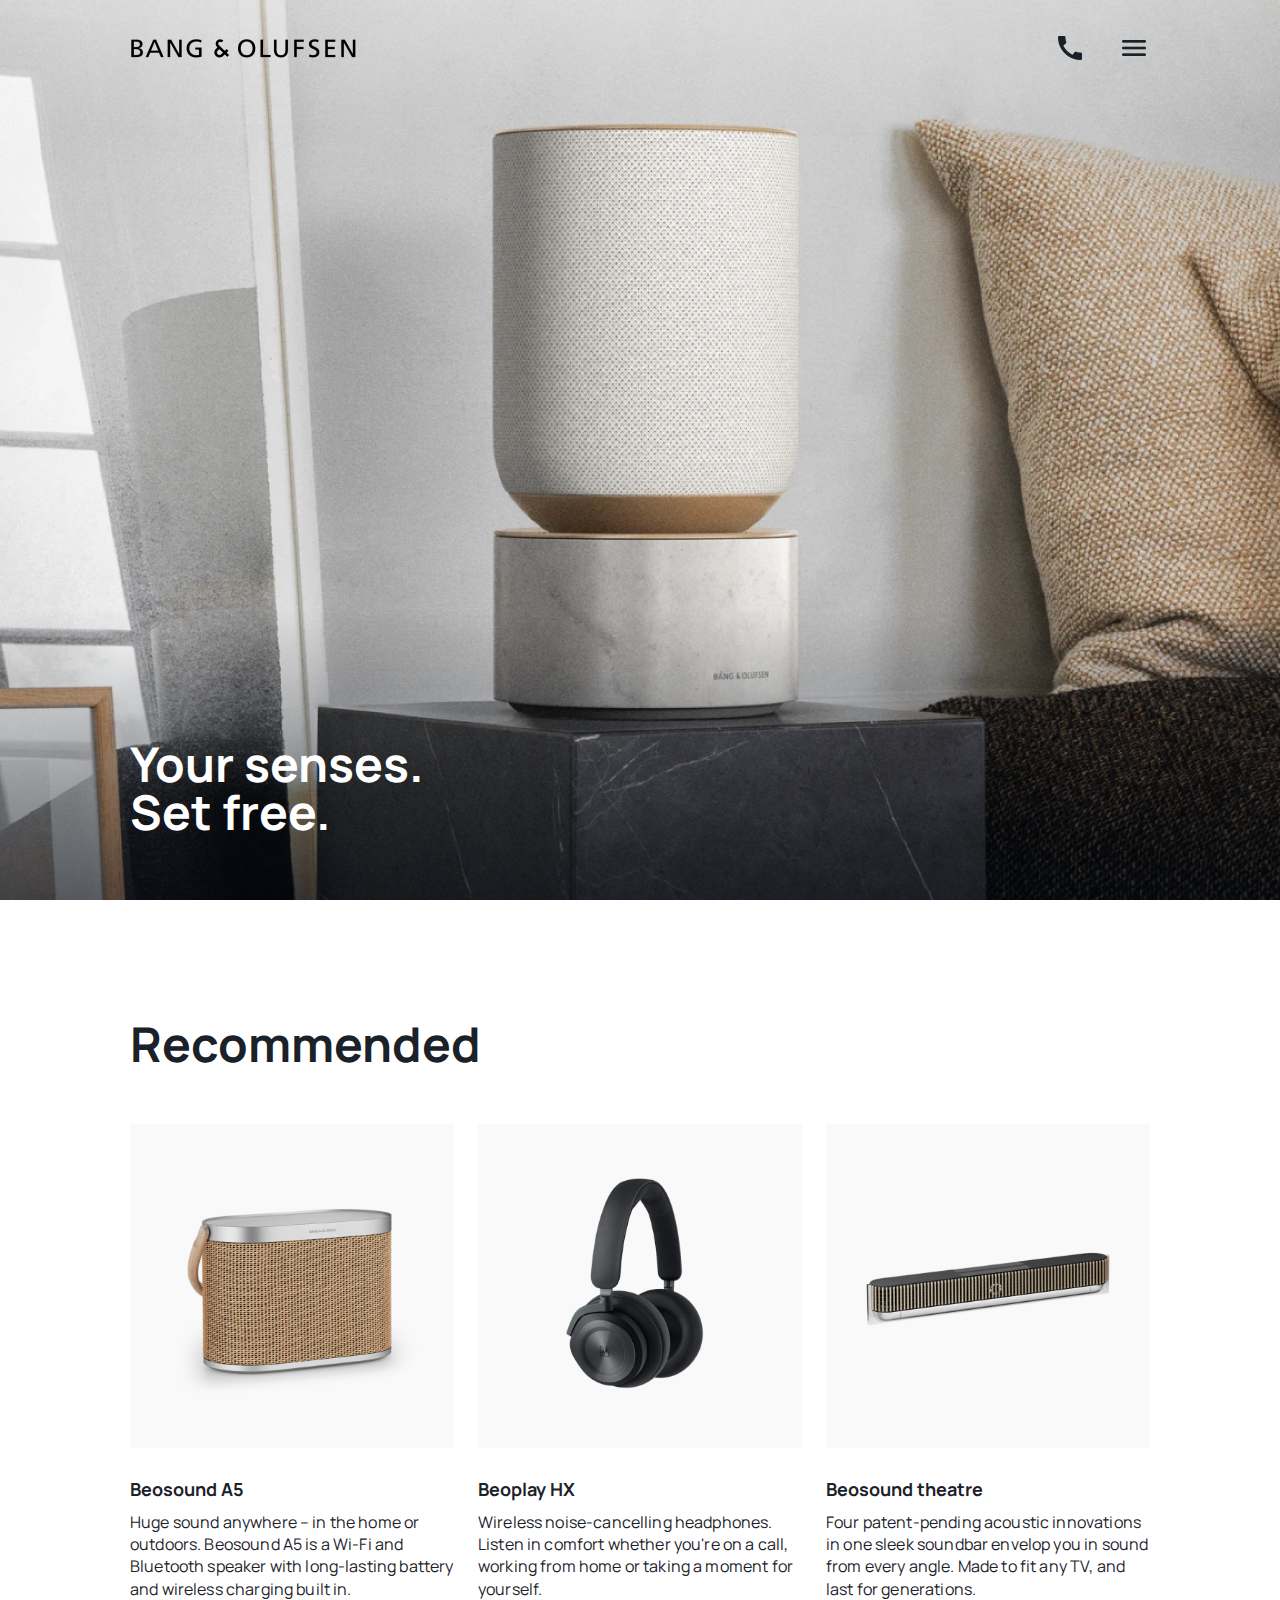
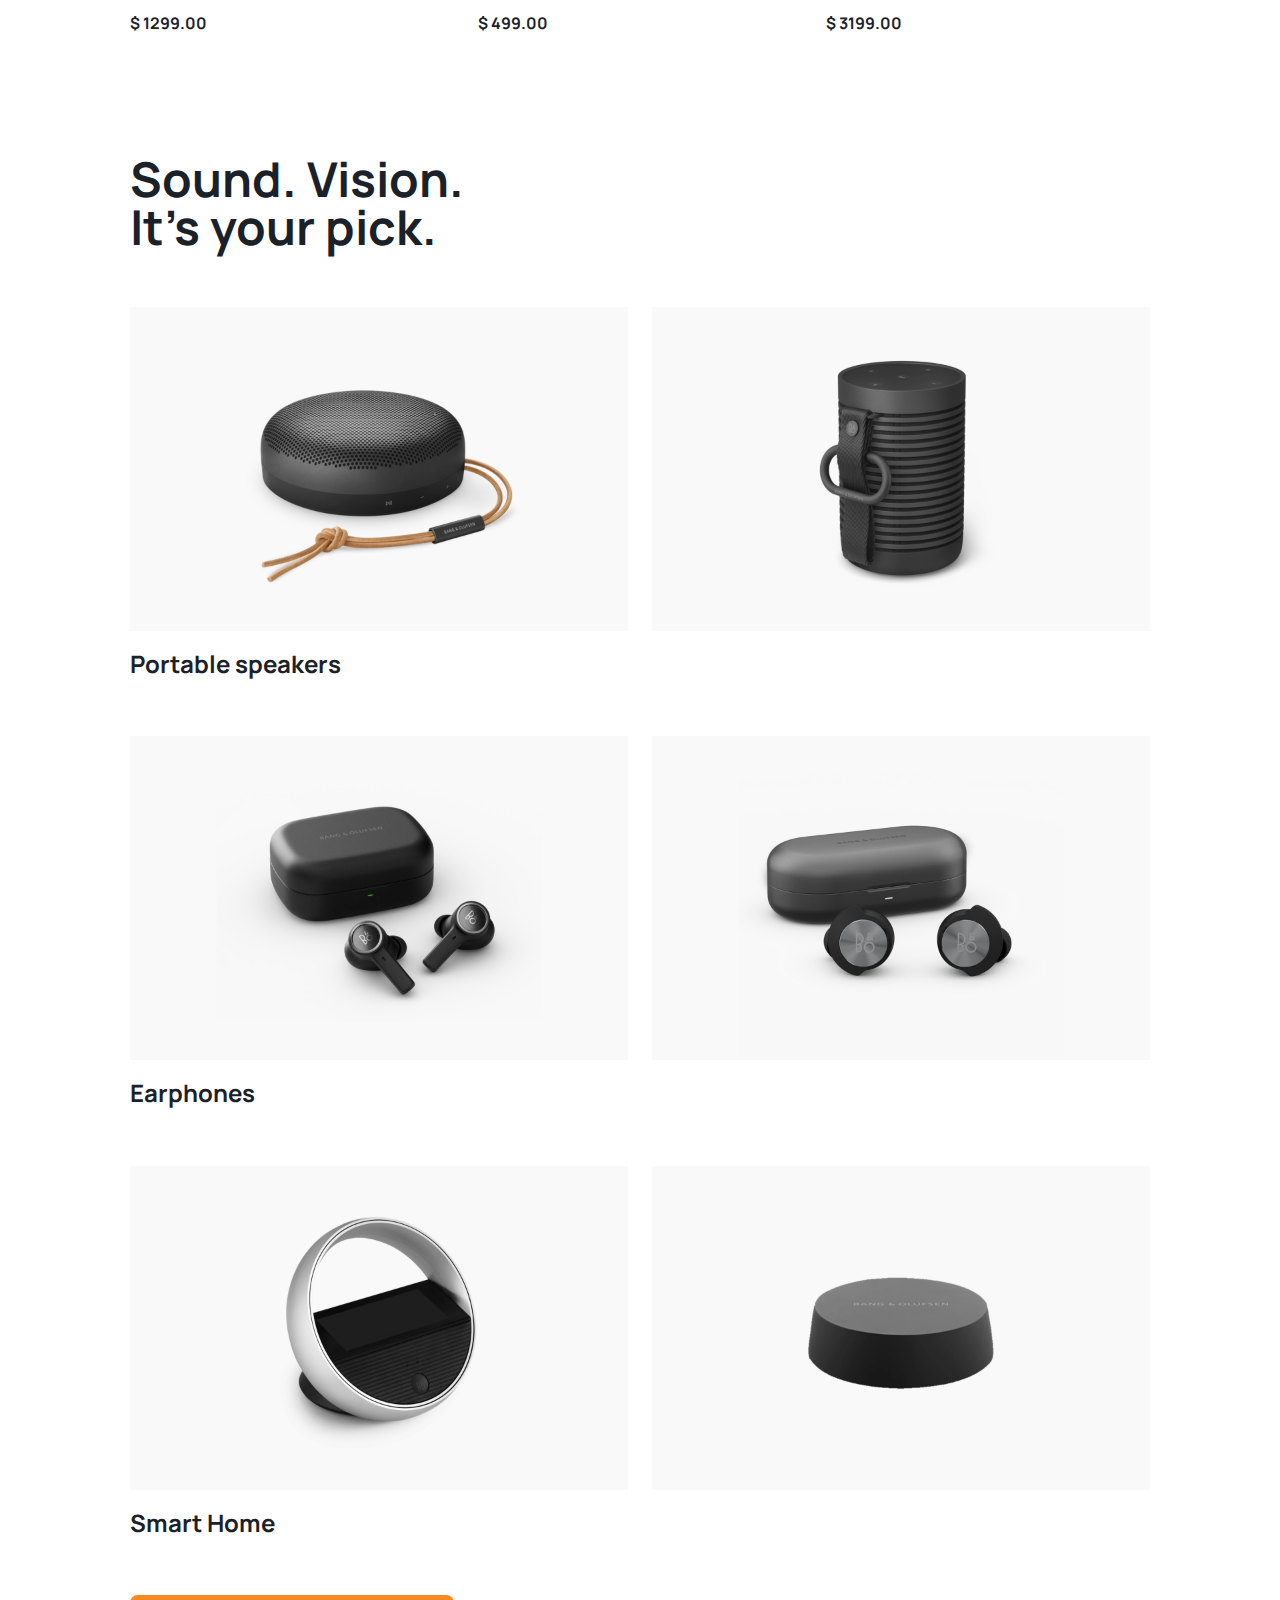
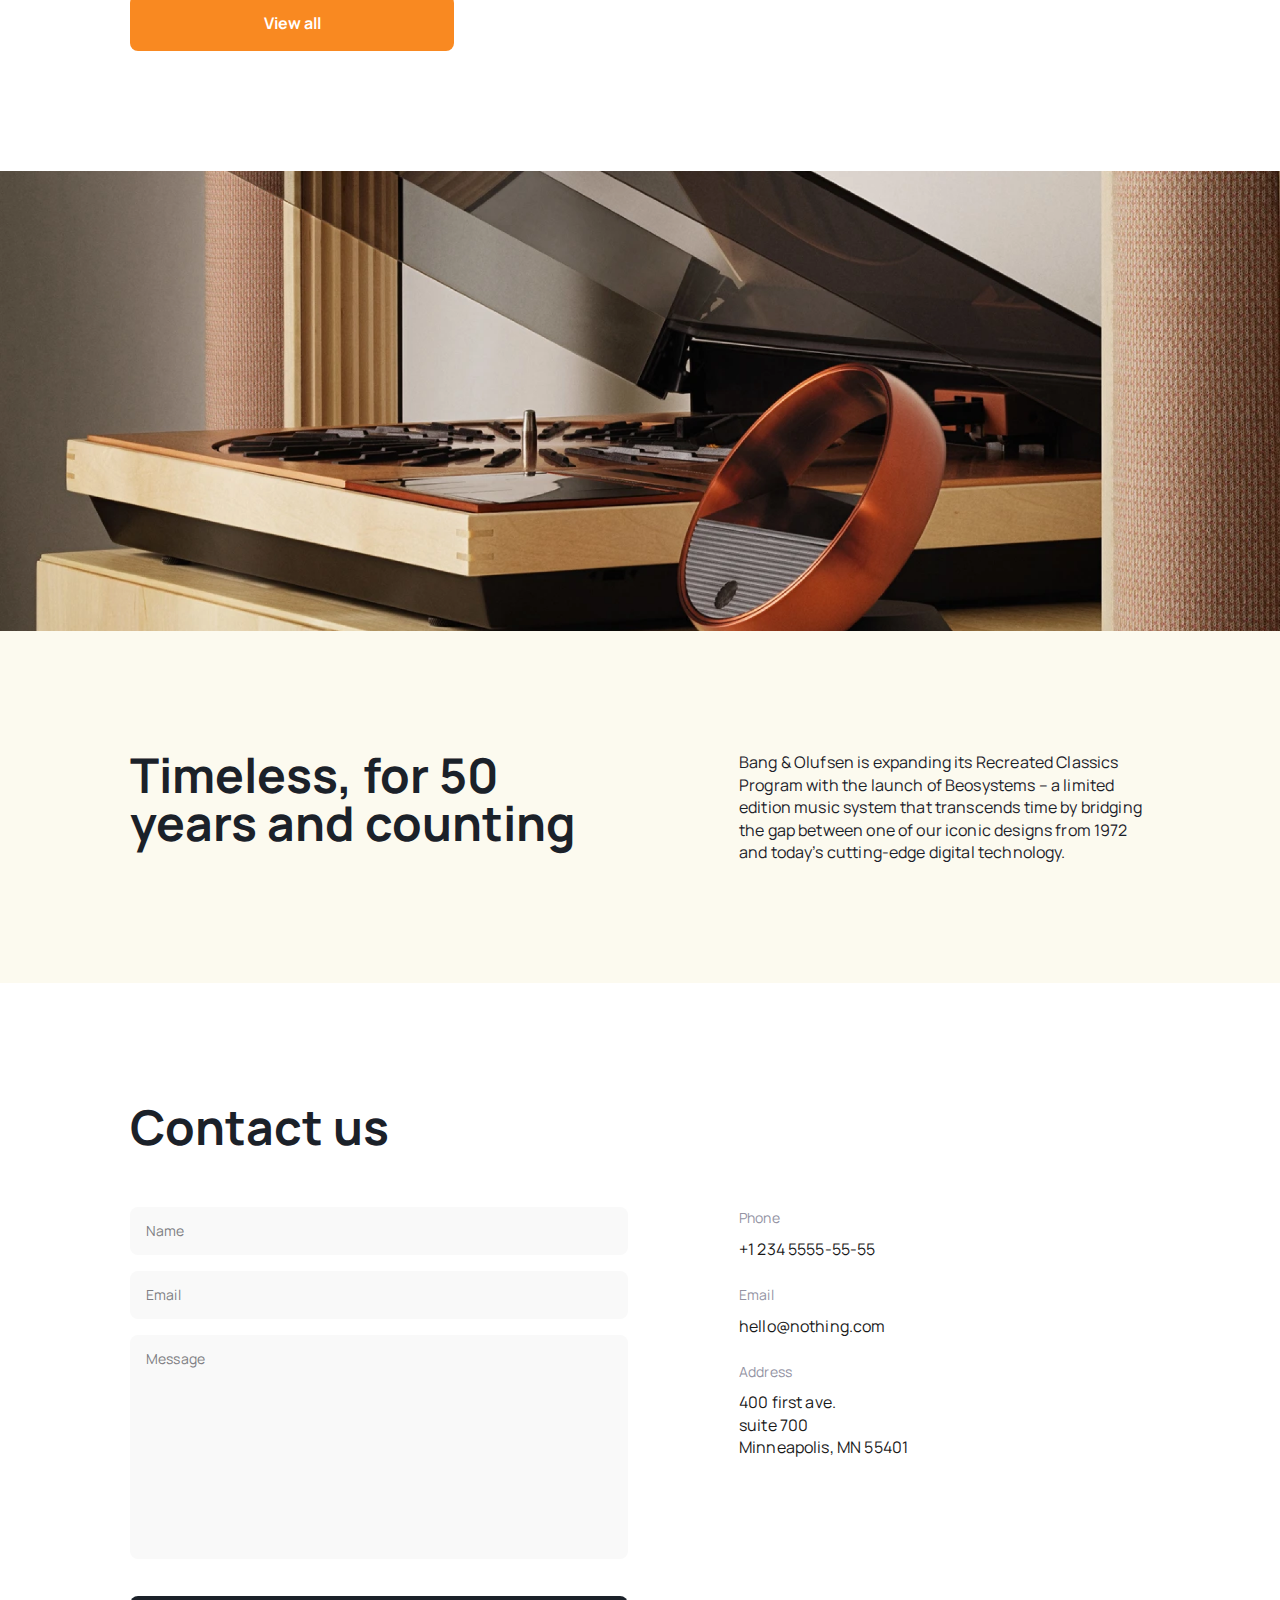
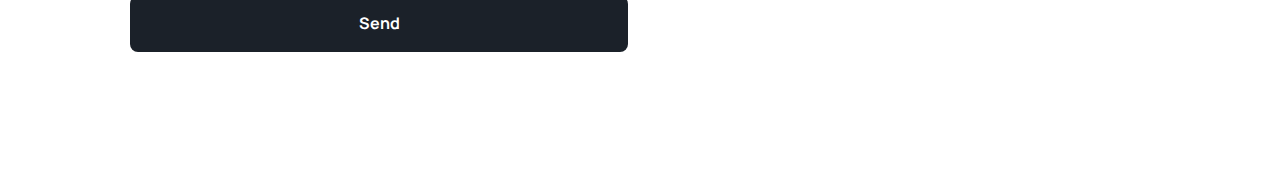
<file: index.html>
<!DOCTYPE html><html lang="en" class="page"><head><meta charset="utf-8"><meta name="viewport" content="width=device-width, initial-scale=1.0"><title>B&O</title><link rel="icon" href="logo.825bc023.png"><link rel="stylesheet" href="index.2afa47af.css"><link rel="preconnect" href="https://fonts.googleapis.com"><link rel="preconnect" href="https://fonts.gstatic.com" crossorigin><link href="https://fonts.googleapis.com/css2?family=Inter:wght@400;700&family=Manrope:wght@400;700&display=swap" rel="stylesheet"><script src="index.cabb280d.js" defer></script></head><body class="page__body"> <header class="header"> <div class="container"> <div class="header__content"> <div class="top-bar"> <a href="#" class="top-bar__logo-link"> <img src="logo.825bc023.png" alt="B&O logo" class="top-bar__logo"> </a> <div class="top-bar__icons"> <a href="tel:+123455555555" class="icon icon--phone"></a> <a href="#menu" class="icon icon--menu"></a> </div> </div> <div class="header__bottom"> <h1 class="header__title"> Your senses. <br> Set free. </h1> </div> </div> </div> </header> <aside class="menu page__menu" id="menu"> <div class="container"> <div class="menu__top top-bar"> <a href="#" class="top-bar__logo-link"> <img src="logo.825bc023.png" alt="B&O logo" class="top-bar__logo"> </a> <a href="#" class="icon icon--close"></a> </div> <div class="menu__bottom"> <nav class="menu__nav nav"> <ul class="nav__list"> <li class="nav__item"> <a class="nav__link" href="#recommended">Recommended</a> </li> <li class="nav__item"> <a class="nav__link" href="#categories">Categories</a> </li> <li class="nav__item"> <a class="nav__link" href="#about">About Us</a> </li> <li class="nav__item"> <a class="nav__link" href="#contacts">Contact Us</a> </li> </ul> </nav> <div class="menu__contacts"> <a href="tel:+123455555555" class="menu__phone">+1 234 5555-55-55</a> <a href="tel:+123455555555" class="menu__phone">call to order</a> </div> </div> </div> </aside> <main class="main"> <div class="main__content"> <div class="container"> <section class="recommended" id="recommended"> <h2 class="section-title">Recommended</h2> <div class="recommended__products"> <article class="product recommended__product"> <a href="#" class="product__card"> <img src="Beosound%20A5.b6e4998e.png" alt="Beosound A5. Wi-Fi and Bluetooth speaker" class="product__photo"> <h3 class="product__title">Beosound A5</h3> <p class="product__desc">Huge sound anywhere – in the home or outdoors. Beosound A5 is a Wi-Fi and Bluetooth speaker with long-lasting battery and wireless charging built in.</p> <p class="product__price">$ 1299.00</p> </a> </article> <article class="product recommended__product"> <a href="#" class="product__card"> <img src="Beoplay%20HX.4b5cb575.png" alt="Beoplay HX. Wireless noise-cancelling headphones" class="product__photo"> <h3 class="product__title">Beoplay HX</h3> <p class="product__desc">Wireless noise-cancelling headphones. Listen in comfort whether you're on a call, working from home or taking a moment for yourself.</p> <p class="product__price">$ 499.00</p> </a> </article> <article class="product recommended__product"> <a href="#" class="product__card"> <img src="Beosound%20theatre.2de1561c.png" alt="Beosound theatre. The soundbar with four patent-pending acoustic innovations" class="product__photo"> <h3 class="product__title">Beosound theatre</h3> <p class="product__desc">Four patent-pending acoustic innovations in one sleek soundbar envelop you in sound from every angle. Made to fit any TV, and last for generations.</p> <p class="product__price">$ 3199.00</p> </a> </article> </div> </section> </div> <div class="container"> <section class="categories" id="categories"> <h2 class="section-title"> Sound. Vision. <br> It’s your pick. </h2> <div class="categories__wrapper"> <article class="category"> <div class="category__products"> <a href="#" class="category__product-link"> <img src="Portable%20speaker%20M1.81c63e0e.png" alt="Portable speaker Model 1" class="category__photo"> </a> <a href="#" class="category__product-link"> <img src="Portable%20speaker%20M2.54efadee.png" alt="Portable speaker Model 2" class="category__photo"> </a> </div> <h3 class="category__title">Portable speakers</h3> </article> <article class="category"> <div class="category__products"> <a href="#" class="category__product-link"> <img src="Earphones%20M1.e325211f.png" alt="Earphones Model 1" class="category__photo"> </a> <a href="#" class="category__product-link"> <img src="Earphones%20M2.24fb197a.png" alt="Earphones Model 2" class="category__photo"> </a> </div> <h3 class="category__title">Earphones</h3> </article> <article class="category"> <div class="category__products"> <a href="#" class="category__product-link"> <img src="Smart%20Home%20M1.2a2153b4.png" alt="Smart Home Model 1" class="category__photo"> </a> <a href="#" class="category__product-link"> <img src="Smart%20Home%20M2.cb19d3d4.png" alt="Smart Home Model 2" class="category__photo"> </a> </div> <h3 class="category__title">Smart Home</h3> </article> <a href="#" class="btn btn--content btn--fixed"> View all </a> </div> </section> </div> <section class="about" id="about"> <div class="about__bg-img"></div> <div class="about__content container"> <h2 class="about__title section-title section-title--left"> Timeless, for 50 years and counting </h2> <p class="about__description"> Bang & Olufsen is expanding its Recreated Classics Program with the launch of Beosystems – a limited edition music system that transcends time by bridging the gap between one of our iconic designs from 1972 and today’s cutting-edge digital technology. </p> </div> </section> <div class="container"> <section class="contacts" id="contacts"> <h2 class="section-title">Contact us</h2> <div class="contacts__content"> <form action="#" method="post" class="contacts__form form" onsubmit="this.reset(); return false;"> <div class="form__fields"> <input type="text" name="name" placeholder="Name" class="form__field" pattern="[A-Za-z0-9 ]*" title="Please use spaces, latin letters, and numbers only" required> <input type="email" placeholder="Email" class="form__field" name="email" required> <textarea cols="30" rows="10" placeholder="Message" class="form__field" required></textarea> </div> <button class="btn btn--form"> Send </button> </form> <footer class="contacts__footer"> <div class="contacts-list"> <div class="contacts-list__item"> <p class="contacts-list__type">Phone</p> <a class="contacts-list__info" href="tel:+123455555555"> +1 234 5555-55-55 </a> </div> <div class="contacts-list__item"> <p class="contacts-list__type">Email</p> <a class="contacts-list__info" href="mailto:hello@nothing.com"> hello@nothing.com </a> </div> <div class="contacts-list__item"> <p class="contacts-list__type">Address</p> <a class="contacts-list__info" href="http://maps.google.com/?q=400 first ave. suite 700 Minneapolis, MN 55401" target="_blank"> 400 first ave. <br> suite 700 <br> Minneapolis, MN 55401 </a> </div> </div> </footer> </div> </section> </div> </div> </main> </body></html>
</file>
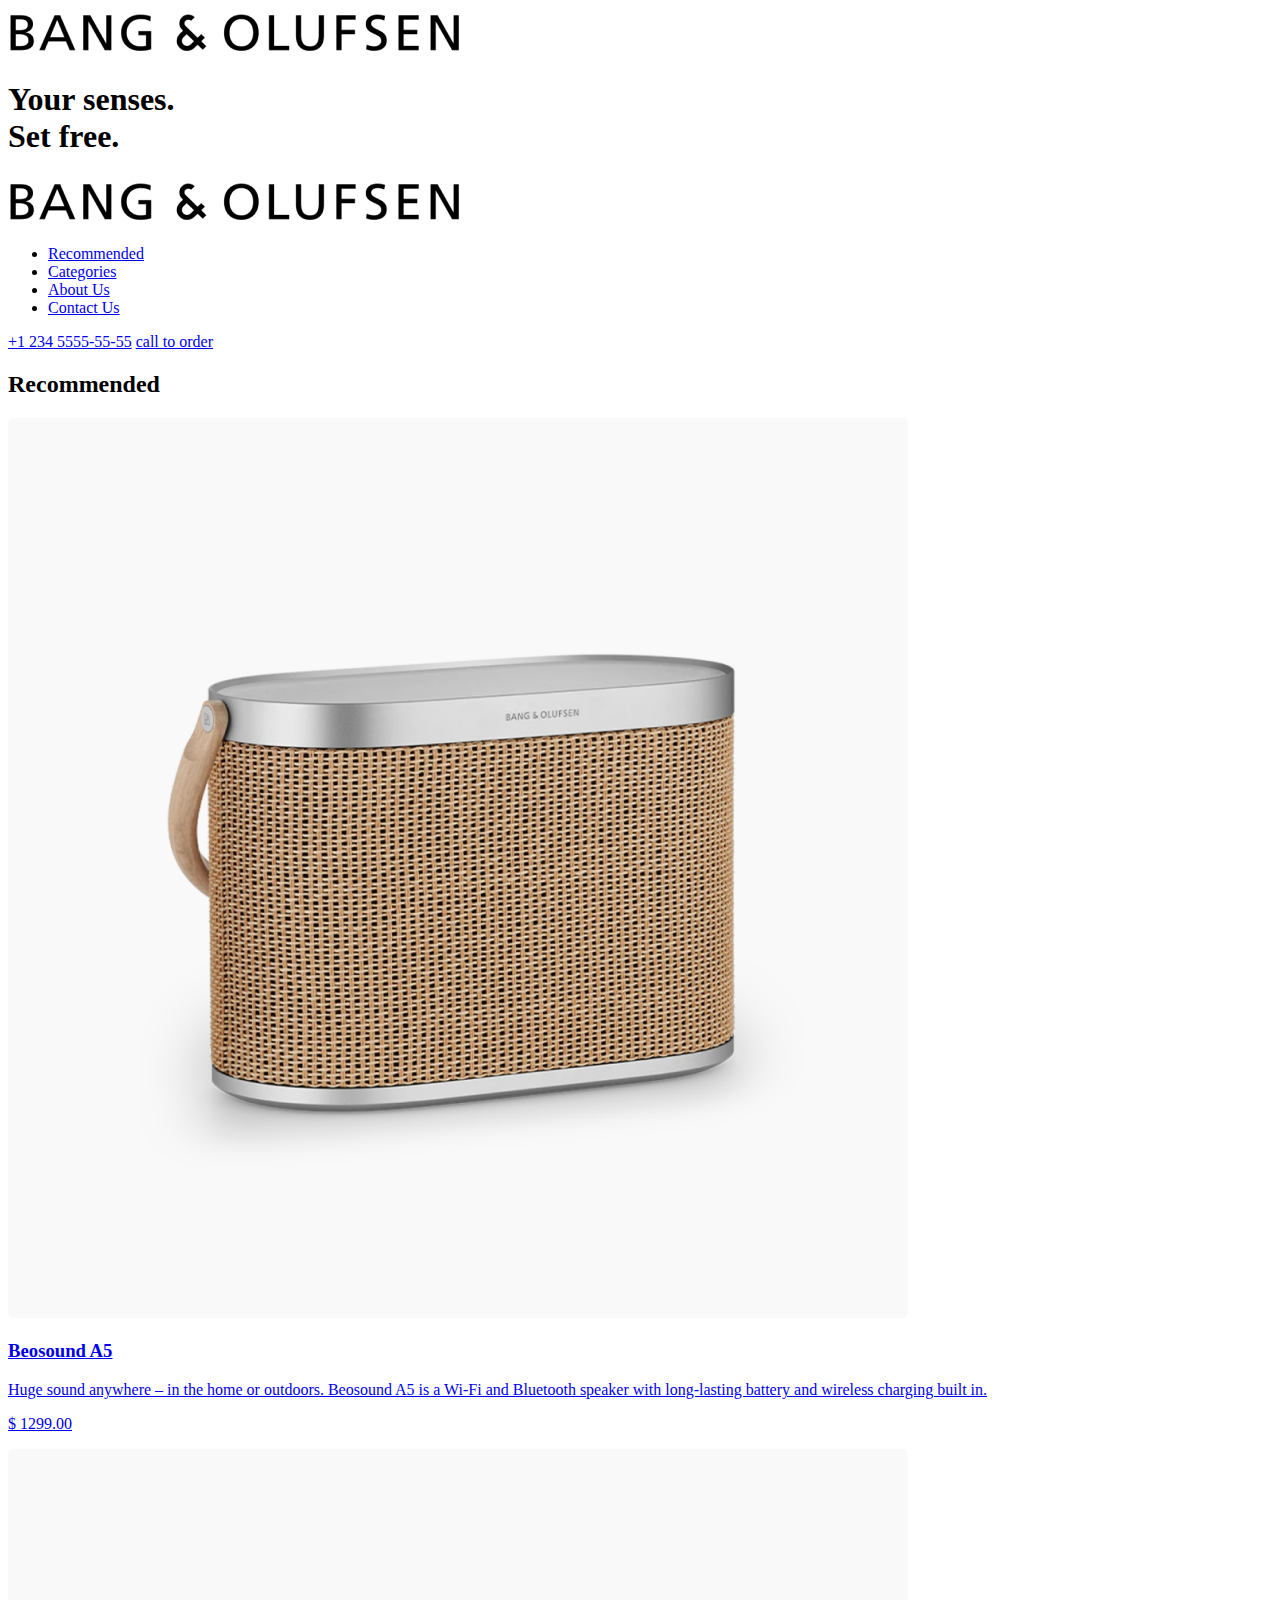
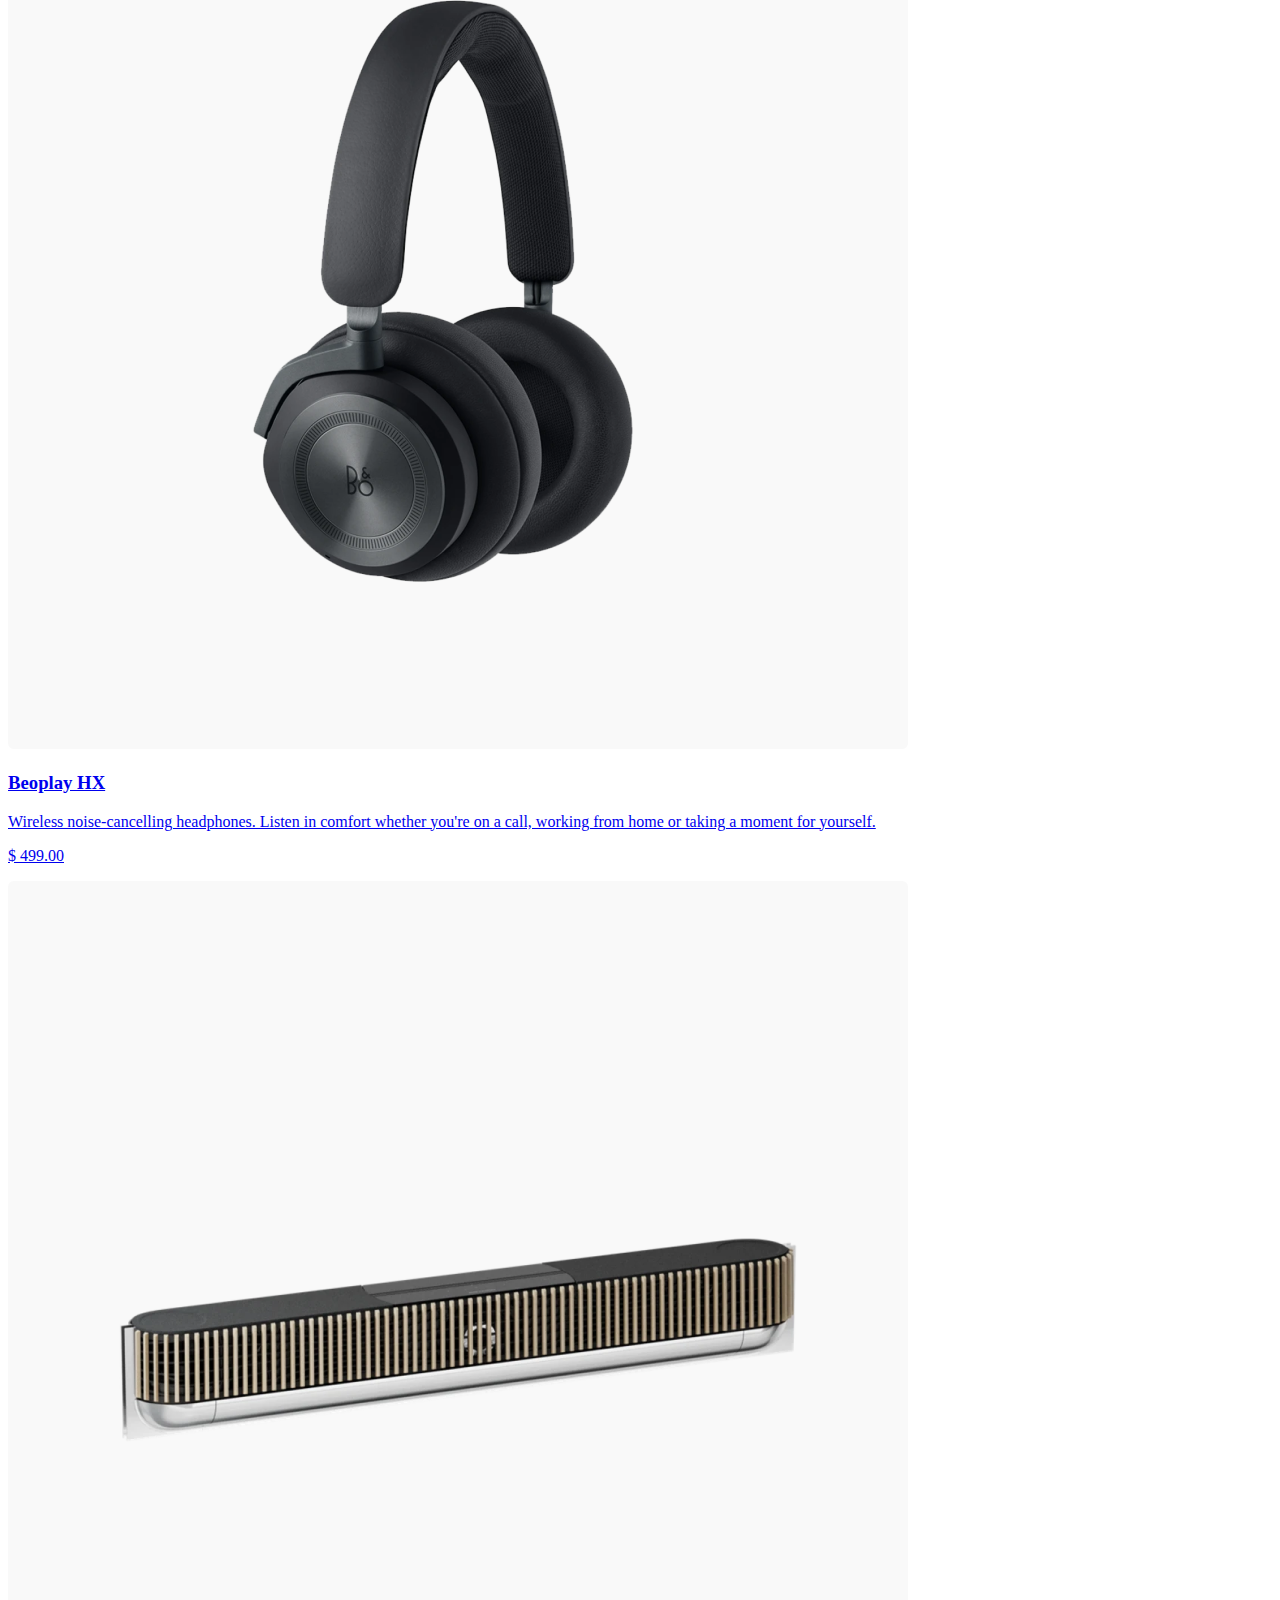
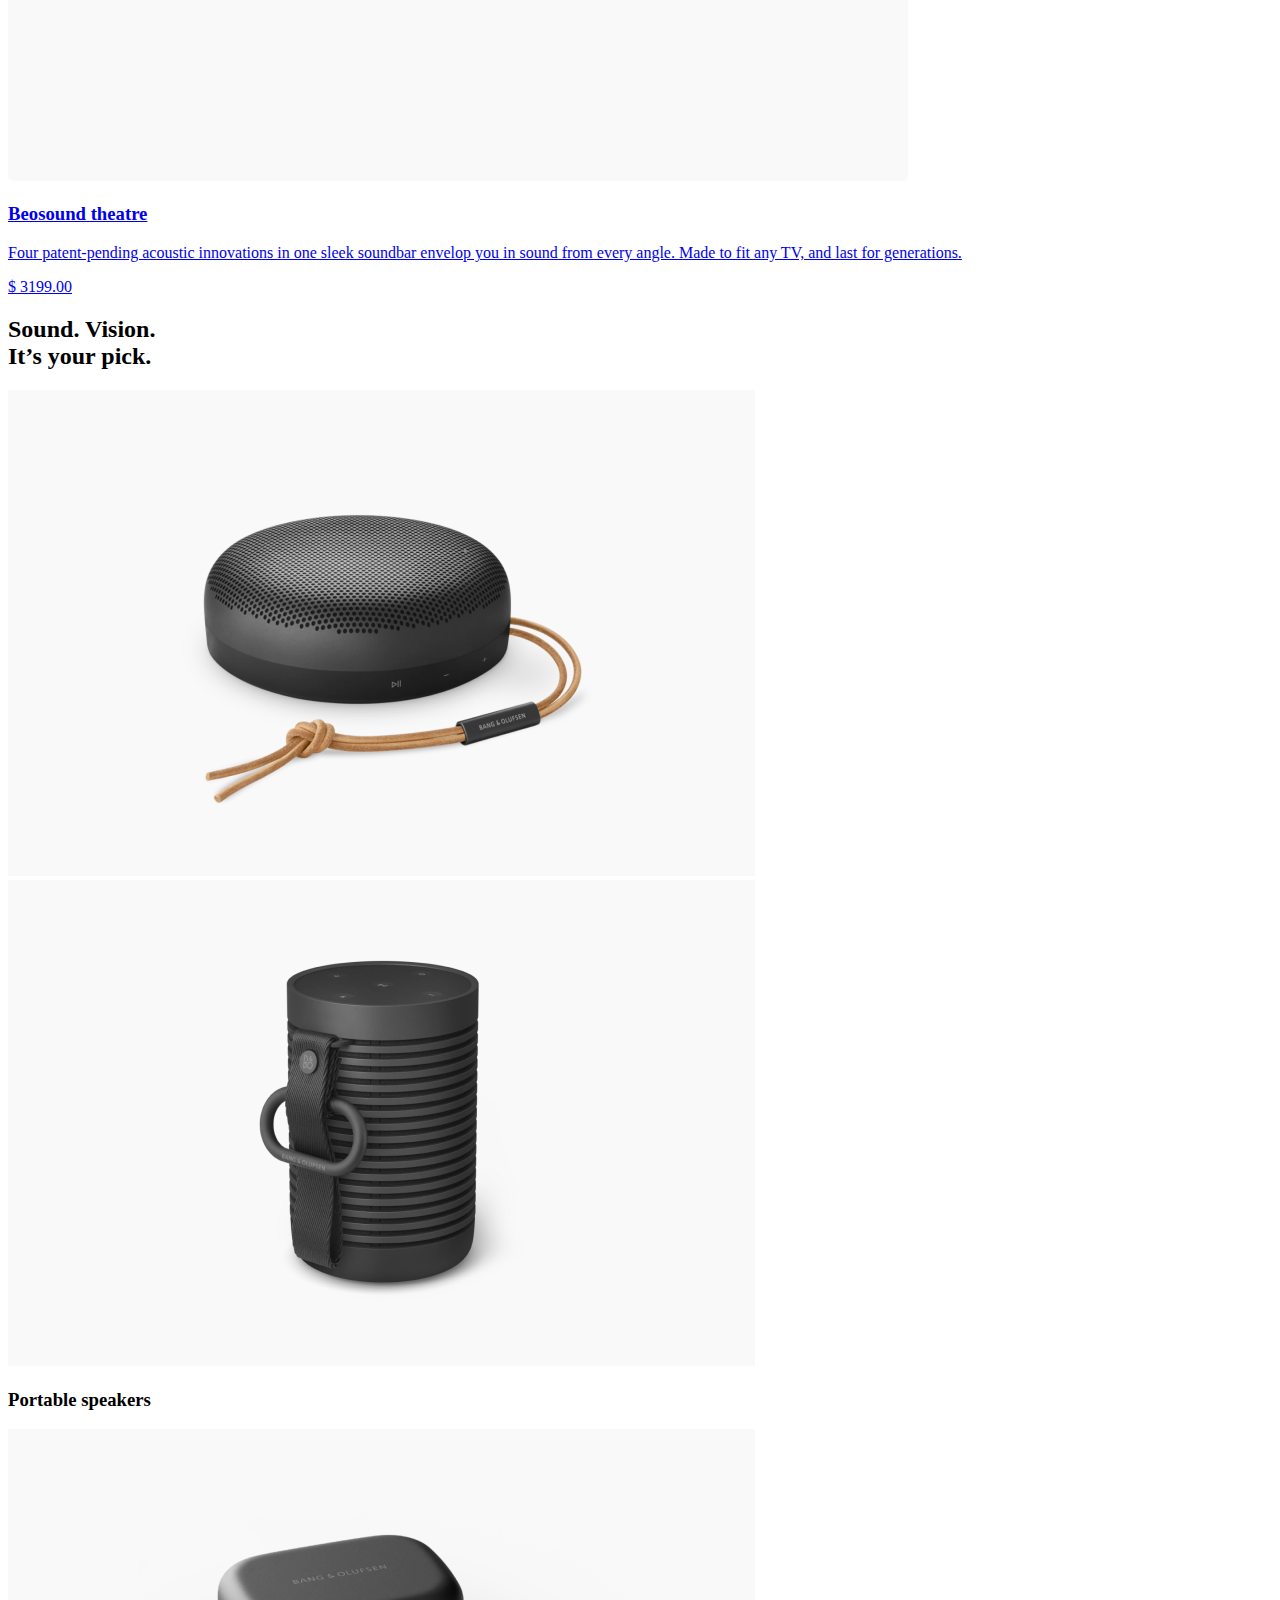
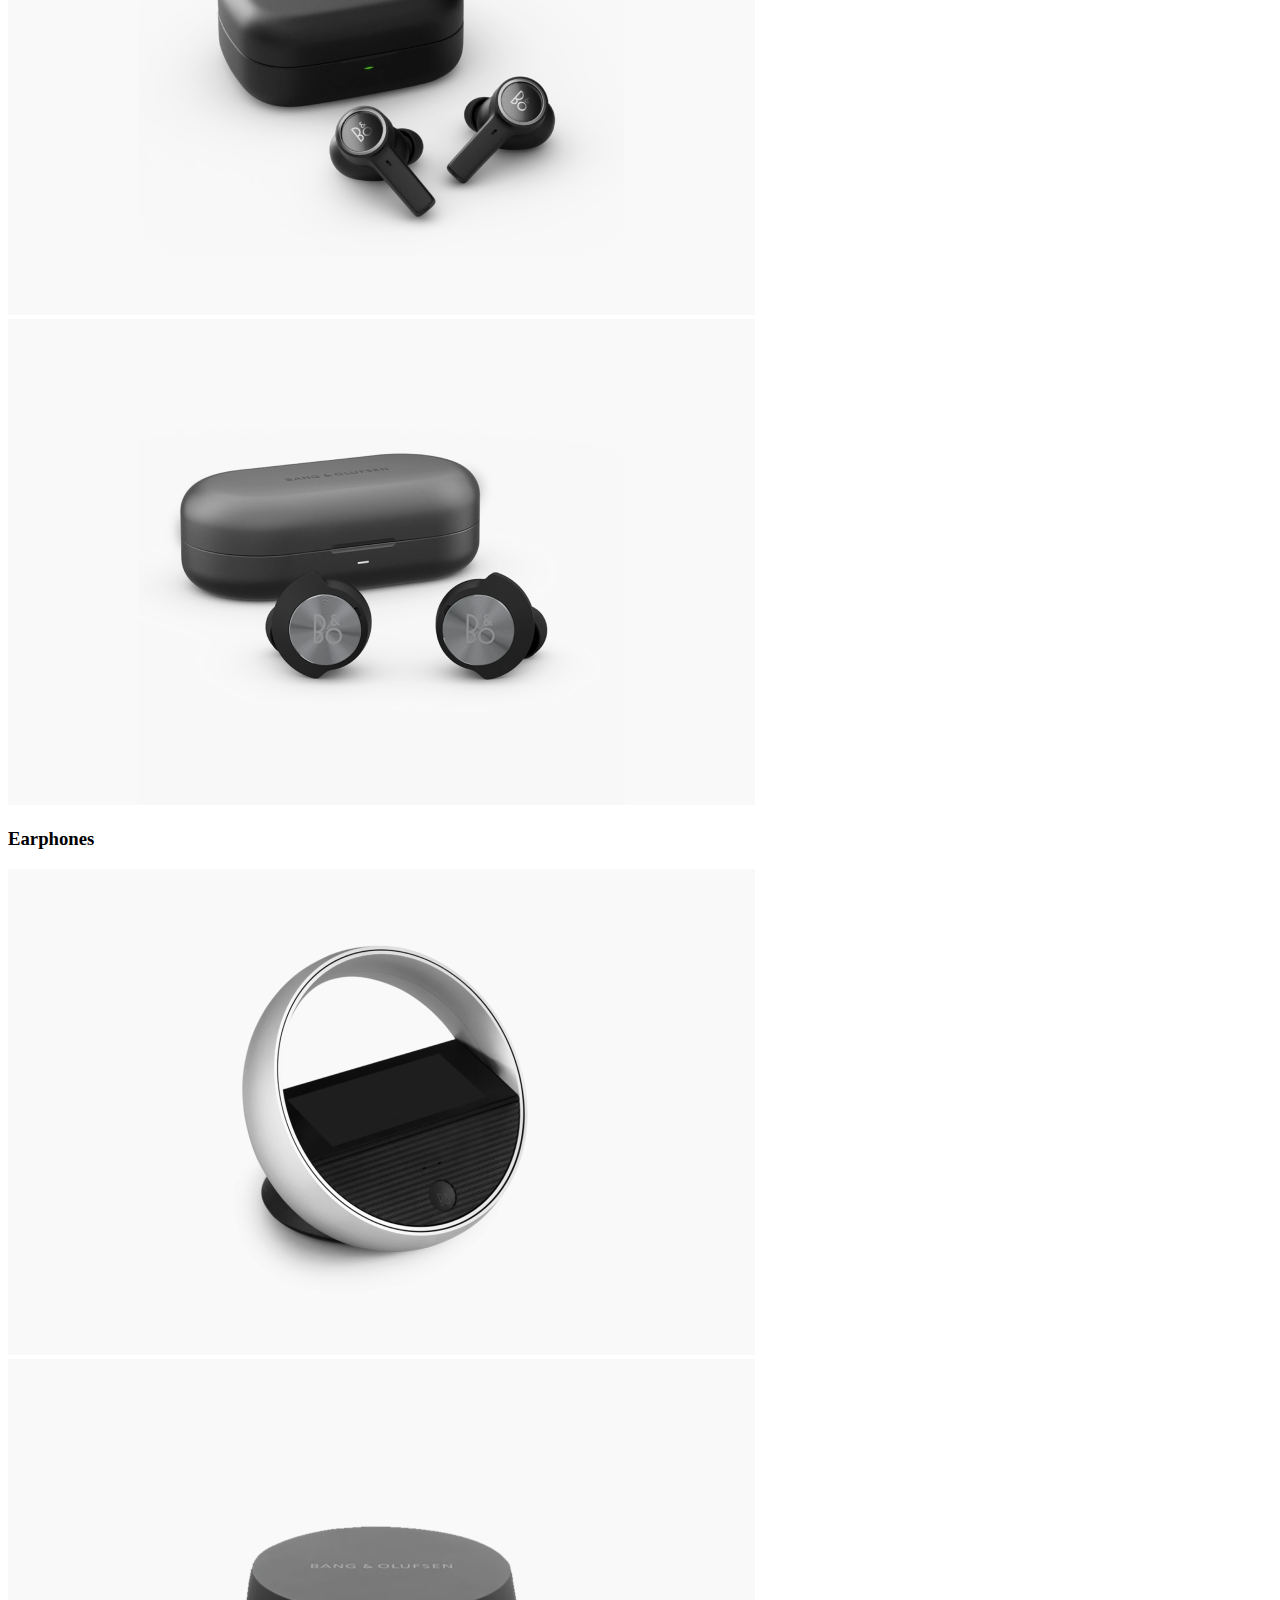
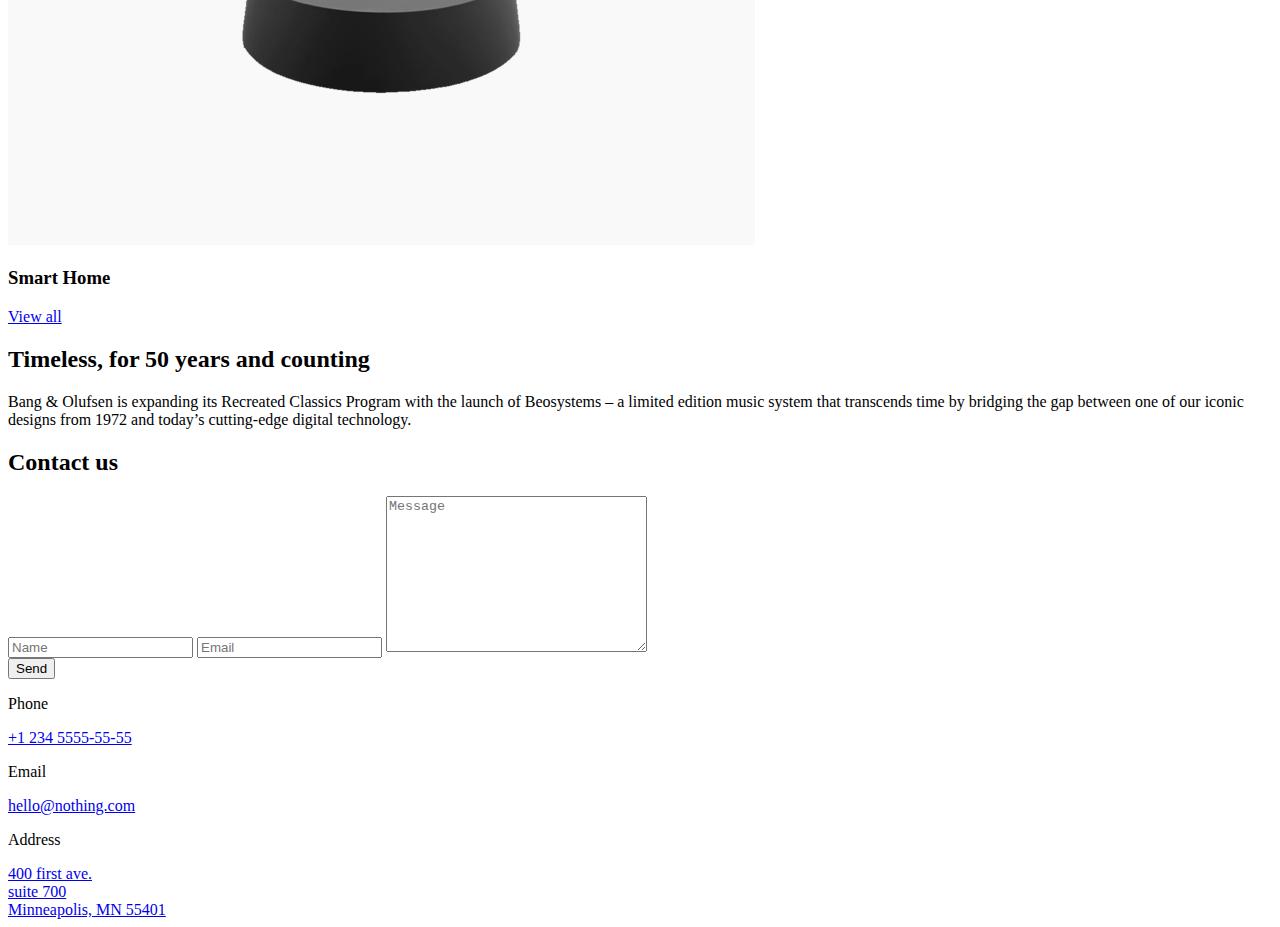
<file: src/index.html>
<!DOCTYPE html>
<html lang="en" class="page">
  <head>
    <meta charset="UTF-8">
    <meta name="viewport" content="width=device-width, initial-scale=1.0">
    <title>B&O</title>
    <link rel="icon" href="images/logo.png">
    <link rel="stylesheet" href="./styles/main.scss">
    <link rel="preconnect" href="https://fonts.googleapis.com">
    <link
      rel="preconnect"
      href="https://fonts.gstatic.com"
      crossorigin="anonymous"
    >
    <link href="https://fonts.googleapis.com/css2?family=Inter:wght@400;700&family=Manrope:wght@400;700&display=swap" rel="stylesheet">
    <script src="scripts/main.js" defer></script>
  </head>
  <body class="page__body">
    <header class="header">
      <div class="container">
        <div class="header__content">
          <div class="top-bar">
            <a href="#" class="top-bar__logo-link">
              <img
                src="images/logo.png"
                alt="B&O logo"
                class="top-bar__logo"
              >
            </a>
            <div class="top-bar__icons">
              <a href="tel:+123455555555" class="icon icon--phone"></a>
              <a href="#menu" class="icon icon--menu"></a>
            </div>
          </div>
          <div class="header__bottom">
            <h1 class="header__title">
              Your senses.
              <br>
              Set free.
            </h1>
          </div>
        </div>
      </div>
    </header>

    <aside class="menu page__menu" id="menu">
      <div class="container">
        <div class="top-bar menu__top">
          <a href="#" class="top-bar__logo-link">
            <img
              src="images/logo.png"
              alt="B&O logo"
              class="top-bar__logo"
            >
          </a>
          <a href="#" class="icon icon--close"></a>
        </div>
        <div class="menu__bottom">
          <nav class="nav menu__nav">
            <ul class="nav__list">
              <li class="nav__item">
                <a class="nav__link" href="#recommended">Recommended</a>
              </li>
              <li class="nav__item">
                <a class="nav__link" href="#categories">Categories</a>
              </li>
              <li class="nav__item">
                <a class="nav__link" href="#about">About Us</a>
              </li>
              <li class="nav__item">
                <a class="nav__link" href="#contacts">Contact Us</a>
              </li>
            </ul>
          </nav>
          <div class="menu__contacts">
            <a href="tel:+123455555555" class="menu__phone">+1 234 5555-55-55</a>
            <a href="tel:+123455555555" class="menu__phone">call to order</a>
          </div>
        </div>
      </div>
    </aside>

    <main class="main">
      <div class="main__content">
        <div class="container">
          <section class="recommended" id="recommended">
            <h2 class="section-title">Recommended</h2>

            <div class="recommended__products">
              <article class="product recommended__product">
                <a href="#" class="product__card">
                  <img
                    src="images/products/Beosound A5.png"
                    alt="Beosound A5. Wi-Fi and Bluetooth speaker"
                    class="product__photo"
                  >
                  <h3 class="product__title">Beosound A5</h3>
                  <p class="product__desc">Huge sound anywhere – in the home or outdoors. Beosound A5 is a Wi-Fi and Bluetooth speaker with long-lasting battery and wireless charging built in.</p>
                  <p class="product__price">$ 1299.00</p>
                </a>
              </article>

              <article class="product recommended__product">
                <a href="#" class="product__card">
                  <img
                    src="images/products/Beoplay HX.png"
                    alt="Beoplay HX. Wireless noise-cancelling headphones"
                    class="product__photo"
                  >
                  <h3 class="product__title">Beoplay HX</h3>
                  <p class="product__desc">Wireless noise-cancelling headphones. Listen in comfort whether you're on a call, working from home or taking a moment for yourself.</p>
                  <p class="product__price">$ 499.00</p>
                </a>
              </article>

              <article class="product recommended__product">
                <a href="#" class="product__card">
                  <img
                    src="images/products/Beosound theatre.png"
                    alt="Beosound theatre. The soundbar with four patent-pending acoustic innovations"
                    class="product__photo"
                  >
                  <h3 class="product__title">Beosound theatre</h3>
                  <p class="product__desc">Four patent-pending acoustic innovations in one sleek soundbar envelop you in sound from every angle. Made to fit any TV, and last for generations.</p>
                  <p class="product__price">$ 3199.00</p>
                </a>
              </article>
            </div>
          </section>
        </div>

        <div class="container">
          <section class="categories" id="categories">
            <h2 class="section-title">
              Sound. Vision.
              <br>
              It’s your pick.
            </h2>

            <div class="categories__wrapper">
              <article class="category">
                <div class="category__products">
                  <a href="#" class="category__product-link">
                    <img
                      src="images/products/Portable speaker M1.png"
                      alt="Portable speaker Model 1"
                      class="category__photo"
                    >
                  </a>

                  <a href="#" class="category__product-link">
                    <img
                      src="images/products/Portable speaker M2.png"
                      alt="Portable speaker Model 2"
                      class="category__photo"
                    >
                  </a>
                </div>

                <h3 class="category__title">Portable speakers</h3>
              </article>

              <article class="category">
                <div class="category__products">
                  <a href="#" class="category__product-link">
                    <img
                      src="images/products/Earphones M1.png"
                      alt="Earphones Model 1"
                      class="category__photo"
                    >
                  </a>

                  <a href="#" class="category__product-link">
                    <img
                      src="images/products/Earphones M2.png"
                      alt="Earphones Model 2"
                      class="category__photo"
                    >
                  </a>
                </div>

                <h3 class="category__title">Earphones</h3>
              </article>

              <article class="category">
                <div class="category__products">
                  <a href="#" class="category__product-link">
                    <img
                      src="images/products/Smart Home M1.png"
                      alt="Smart Home Model 1"
                      class="category__photo"
                    >
                  </a>

                  <a href="#" class="category__product-link">
                    <img
                      src="images/products/Smart Home M2.png"
                      alt="Smart Home Model 2"
                      class="category__photo"
                    >
                  </a>
                </div>

                <h3 class="category__title">Smart Home</h3>
              </article>

              <a href="#" class="btn btn--fixed btn--content">
                View all
              </a>
            </div>
          </section>
        </div>

        <section class="about" id="about">
          <div class="about__bg-img"></div>

          <div class="about__content container">
            <h2 class="
              about__title
              section-title
              section-title--left
            ">
               Timeless, for 50 years and counting
            </h2>

            <p class="about__description">
              Bang & Olufsen is expanding its Recreated Classics Program with the launch of Beosystems – a limited edition music system that transcends time by bridging the gap between one of our iconic designs from 1972 and today’s cutting-edge digital technology.
            </p>
          </div>
        </section>

        <div class="container">
          <section class="contacts" id="contacts">
            <h2 class="section-title">Contact us</h2>

            <div class="contacts__content">
              <form
                action="#"
                method="post"
                class="contacts__form form"
                onsubmit="this.reset(); return false;"
              >
                <div class="form__fields">
                  <input
                    type="text"
                    name="name"
                    placeholder="Name"
                    class="form__field"
                    pattern="[A-Za-z0-9 ]*"
                    title="Please use spaces, latin letters, and numbers only"
                    required
                  >

                  <input
                    type="email"
                    placeholder="Email"
                    class="form__field"
                    name="email"
                    required
                  >

                  <textarea
                    cols="30"
                    rows="10"
                    placeholder="Message"
                    class="form__field"
                    required
                  ></textarea>
                </div>

                <button class="btn btn--form">
                  Send
                </button>
              </form>

              <footer class="contacts__footer">
                <div class="contacts-list">
                  <div class="contacts-list__item">
                    <p class="contacts-list__type">Phone</p>
                    <a class="contacts-list__info" href="tel:+123455555555">
                      +1 234 5555-55-55
                    </a>
                  </div>

                  <div class="contacts-list__item">
                    <p class="contacts-list__type">Email</p>
                    <a class="contacts-list__info" href="mailto:hello@nothing.com">
                      hello@nothing.com
                    </a>
                  </div>

                  <div class="contacts-list__item">
                    <p class="contacts-list__type">Address</p>
                    <a
                      class="contacts-list__info"
                      href="http://maps.google.com/?q=400 first ave. suite 700 Minneapolis, MN 55401"
                      target="_blank"
                    >
                      400 first ave.
                      <br>
                      suite 700
                      <br>
                      Minneapolis, MN 55401
                    </a>
                  </div>
                </div>
              </footer>
            </div>
          </section>
        </div>
      </div>
    </main>
  </body>
</html>
</file>
<file: index.2afa47af.css>
h1,h2,h3,p,body{margin:0;padding:0}.container{padding-left:20px;padding-right:20px}@media (min-width:576px){.container{padding-left:72px;padding-right:72px}}@media (min-width:1024px){.container{max-width:1020px;margin-left:auto;margin-right:auto;padding-left:120px;padding-right:120px}}.page{color:#1b2129;scroll-behavior:smooth;background-color:#fff;font-family:Manrope,sans-serif;font-size:16px;font-weight:400;line-height:140%}.page:has(.page__menu:target){overflow:hidden}.page__body{min-width:320px}.page__menu{opacity:0;pointer-events:none;transition:all .3s;position:fixed;top:0;left:0;right:0;transform:translate(-100%)}.page__menu:target{opacity:1;pointer-events:all;transform:translate(0)}.header{background-image:url(header-bg.758ca939.png);background-position:50%;background-size:cover;overflow:auto}.header__content{-ms-flex-direction:column;flex-direction:column;-ms-flex-pack:justify;justify-content:space-between;height:100vh;display:-ms-flexbox;display:flex}.header__top{z-index:1;background-color:#e5e5e5;position:sticky;top:0}.header__bottom{padding-bottom:40px}@media (min-width:576px){.header__bottom{padding-bottom:64px}}.header__title{color:#fff;margin:0;font-size:36px;font-weight:700;line-height:100%}@media (min-width:576px){.header__title{font-size:48px}}.top-bar{-ms-flex-pack:justify;justify-content:space-between;-ms-flex-align:center;align-items:center;padding-top:24px;padding-bottom:24px;display:-ms-flexbox;display:flex}@media (min-width:576px){.top-bar{padding-top:32px;padding-bottom:32px}}.top-bar__logo-link{display:-ms-flexbox;display:flex}.top-bar__logo{height:16px;transition:all .3s}@media (min-width:576px){.top-bar__logo{height:24px}}.top-bar__logo:hover{transform:scale(1.1)}.top-bar__icons{gap:24px;display:-ms-flexbox;display:flex}@media (min-width:576px){.top-bar__icons{gap:32px}}.icon{color:inherit;background-size:cover;width:24px;height:24px;transition:all .3s;display:block}@media (min-width:576px){.icon{width:32px;height:32px}}.icon:hover{transform:scale(1.2)}.icon--phone{background-image:url(icon-phone.0cff1e9f.png);position:relative}@media (min-width:1024px){.icon--phone:before{content:"+1 234 5555-55-55";letter-spacing:2px;white-space:nowrap;opacity:0;font-family:Inter,sans-serif;font-size:12px;font-weight:700;line-height:16px;transition:opacity .3s;position:absolute;top:50%;right:calc(100% + 8px);transform:translateY(-50%)}.icon--phone:hover:before{opacity:1}}.icon--menu{background-image:url(icon-burger.1d76e516.png)}.icon--menu:hover{background-image:url(icon-burger-hover.42adf3c4.png)}.icon--close{background-image:url(icon-close.b9f069b1.png)}.menu{background-color:#f9f9f9;height:100vh;font-weight:700;overflow:auto}.menu__top{z-index:1;background-color:#f9f9f9;margin-bottom:32px;position:sticky;top:0}@media (min-width:576px){.menu__top{margin-bottom:56px}}.menu__nav{margin-bottom:48px}.menu__contacts{color:inherit;-ms-flex-direction:column;flex-direction:column;gap:16px;line-height:22px;display:-ms-flexbox;display:flex}.menu__phone{color:inherit;text-transform:uppercase;letter-spacing:2px;text-decoration:none;transition:all .3s}.menu__phone:last-child{border-bottom:1px solid #1b2129;width:fit-content;padding-bottom:3px;transition:all .3s}.menu__phone:last-child:hover{border-bottom:1px solid #9393a3}.menu__phone:hover{color:#9393a3}.nav__list{-ms-flex-direction:column;flex-direction:column;gap:32px;margin:0;padding:0;font-size:22px;line-height:22px;list-style:none;display:-ms-flexbox;display:flex}.nav__link{color:inherit;text-decoration:none;display:inline-block;position:relative}.nav__link:after{content:"";transform-origin:0;background-color:#1b2129;width:100%;height:1px;transition:transform .3s;display:block;position:absolute;bottom:-3px;transform:scale(0)}.nav__link:hover:after{transform:scale(1)}.main__content{padding-top:64px;padding-bottom:64px;display:grid}.main__content>*{margin-bottom:96px}.main__content>:nth-last-child(2){margin-bottom:64px}.main__content>:last-child{margin-bottom:0}@media (min-width:576px){.main__content{row-gap:120px;padding-top:120px;padding-bottom:120px}.main__content>:nth-last-child(n){margin-bottom:0}}.section-title{margin-bottom:48px;font-size:32px;font-weight:700;line-height:100%}@media (min-width:576px){.section-title{margin-bottom:56px;font-size:40px}}@media (min-width:1024px){.section-title{font-size:48px}}.section-title--left{margin-bottom:0}.product__card{color:inherit;text-decoration:none}.product__photo{width:100%}.product__title{margin:24px 0 8px;font-size:18px;font-weight:700;line-height:140%}.product__desc{letter-spacing:.15px;margin-bottom:12px}.product__price{font-weight:700}.recommended__products{--columns:2;grid-template-columns:repeat(var(--columns),1fr);gap:40px 20px;display:grid}@media (min-width:576px){.recommended__products{--columns:6;column-gap:24px}}@media (min-width:1024px){.recommended__products{--columns:12}}@media (min-width:576px){.recommended__products{row-gap:56px}}.recommended__product{grid-column:span 2;transition:all .3s}@media (min-width:576px){.recommended__product{grid-column:span 6}}@media (min-width:1024px){.recommended__product{grid-column:span 4}}.recommended__product:hover{cursor:pointer;transform:scale(1.05)}.about{background-color:#fcfaef}.about__bg-img{background-image:url(about-us-bg.6a933e53.png);background-position:50%;background-size:cover;height:200px}@media (min-width:576px){.about__bg-img{height:400px}}@media (min-width:1024px){.about__bg-img{height:460px}}.about__content{--columns:2;grid-template-columns:repeat(var(--columns),1fr);gap:24px 20px;padding-top:48px;padding-bottom:48px;display:grid}@media (min-width:576px){.about__content{--columns:6;column-gap:24px}}@media (min-width:1024px){.about__content{--columns:12}}@media (min-width:576px){.about__content{padding-top:120px;padding-bottom:120px}}.about__title{grid-column:span 2}@media (min-width:576px){.about__title{grid-column:span 3}}@media (min-width:1024px){.about__title{grid-column:span 6}}.about__description{letter-spacing:.15px;grid-column:span 2}@media (min-width:576px){.about__description{grid-column:span 3}}@media (min-width:1024px){.about__description{grid-column:8/-1}}.categories__wrapper{row-gap:40px;display:grid}@media (min-width:576px){.categories__wrapper{row-gap:56px}}.category__products{--columns:2;grid-template-columns:repeat(var(--columns),1fr);column-gap:20px;display:grid}@media (min-width:576px){.category__products{--columns:6;column-gap:24px}}@media (min-width:1024px){.category__products{--columns:12}}.category__product-link{height:0;padding-bottom:100%;display:-ms-flexbox;display:flex;position:relative}@media (min-width:576px){.category__product-link{grid-column:span 3;height:fit-content;padding-bottom:0;position:static}}@media (min-width:1024px){.category__product-link{grid-column:span 6}}.category__photo{object-fit:cover;width:100%;height:100%;transition:all .3s;position:absolute}@media (min-width:576px){.category__photo{height:auto;position:static}}.category__photo:hover{transform:scale(1.05)}.category__title{margin-top:16px;font-size:18px;line-height:140%}@media (min-width:576px){.category__title{font-size:24px}}.btn{all:unset;box-sizing:border-box;text-align:center;color:#fff;cursor:pointer;border-radius:8px;width:100%;padding:14.5px 48px;font-weight:700;line-height:27px;display:block}@media (min-width:1024px){.btn--fixed{width:324px}}.btn--content{background-color:#f98921;transition:all .3s}.btn--content:hover{background-color:#1b2129}.btn--form{background-color:#1b2129;transition:all .3s}.btn--form:hover{background-color:#f98921}.btn:active{background-color:#010810}.contacts__content{--columns:2;grid-template-columns:repeat(var(--columns),1fr);gap:48px 20px;display:grid}@media (min-width:576px){.contacts__content{--columns:6;column-gap:24px}}@media (min-width:1024px){.contacts__content{--columns:12}}@media (min-width:576px){.contacts__content{row-gap:80px}}.contacts__form{grid-column:span 2}@media (min-width:576px){.contacts__form{grid-column:span 6}}.contacts__footer{grid-column:span 2}@media (min-width:576px){.contacts__footer{grid-column:span 6}}@media (min-width:1024px){.contacts__footer{grid-column:8/-1}}.form textarea.form__field{resize:none}.form__field{letter-spacing:.15px;box-sizing:border-box;background-color:#f9f9f9;border:none;border-radius:8px;width:100%;margin-bottom:16px;padding:14px 16px;font-family:inherit;font-size:14px;line-height:140%}.form__field:-webkit-autofill{-webkit-box-shadow:inset 0 0 0 1000px #f9f9f9}.form__field::placeholder{color:#7e7e83}.form__field::placeholder{color:#7e7e83}.form__field:hover{outline:1px solid #dbdbdb}.form__field:focus{outline:2px solid #f98921}.form__field:last-child{margin-bottom:32px}.contacts-list{-ms-flex-direction:column;flex-direction:column;gap:24px;display:-ms-flexbox;display:flex}.contacts-list__item{letter-spacing:.15px;-ms-flex-direction:column;flex-direction:column;gap:8px;width:fit-content;line-height:140%;display:-ms-flexbox;display:flex}.contacts-list__type{color:#9393a3;font-size:14px}.contacts-list__info{color:#191919;text-decoration:none;transition:all .3s}.contacts-list__info:hover{color:#9393a3}
/*# sourceMappingURL=index.2afa47af.css.map */
</file>
